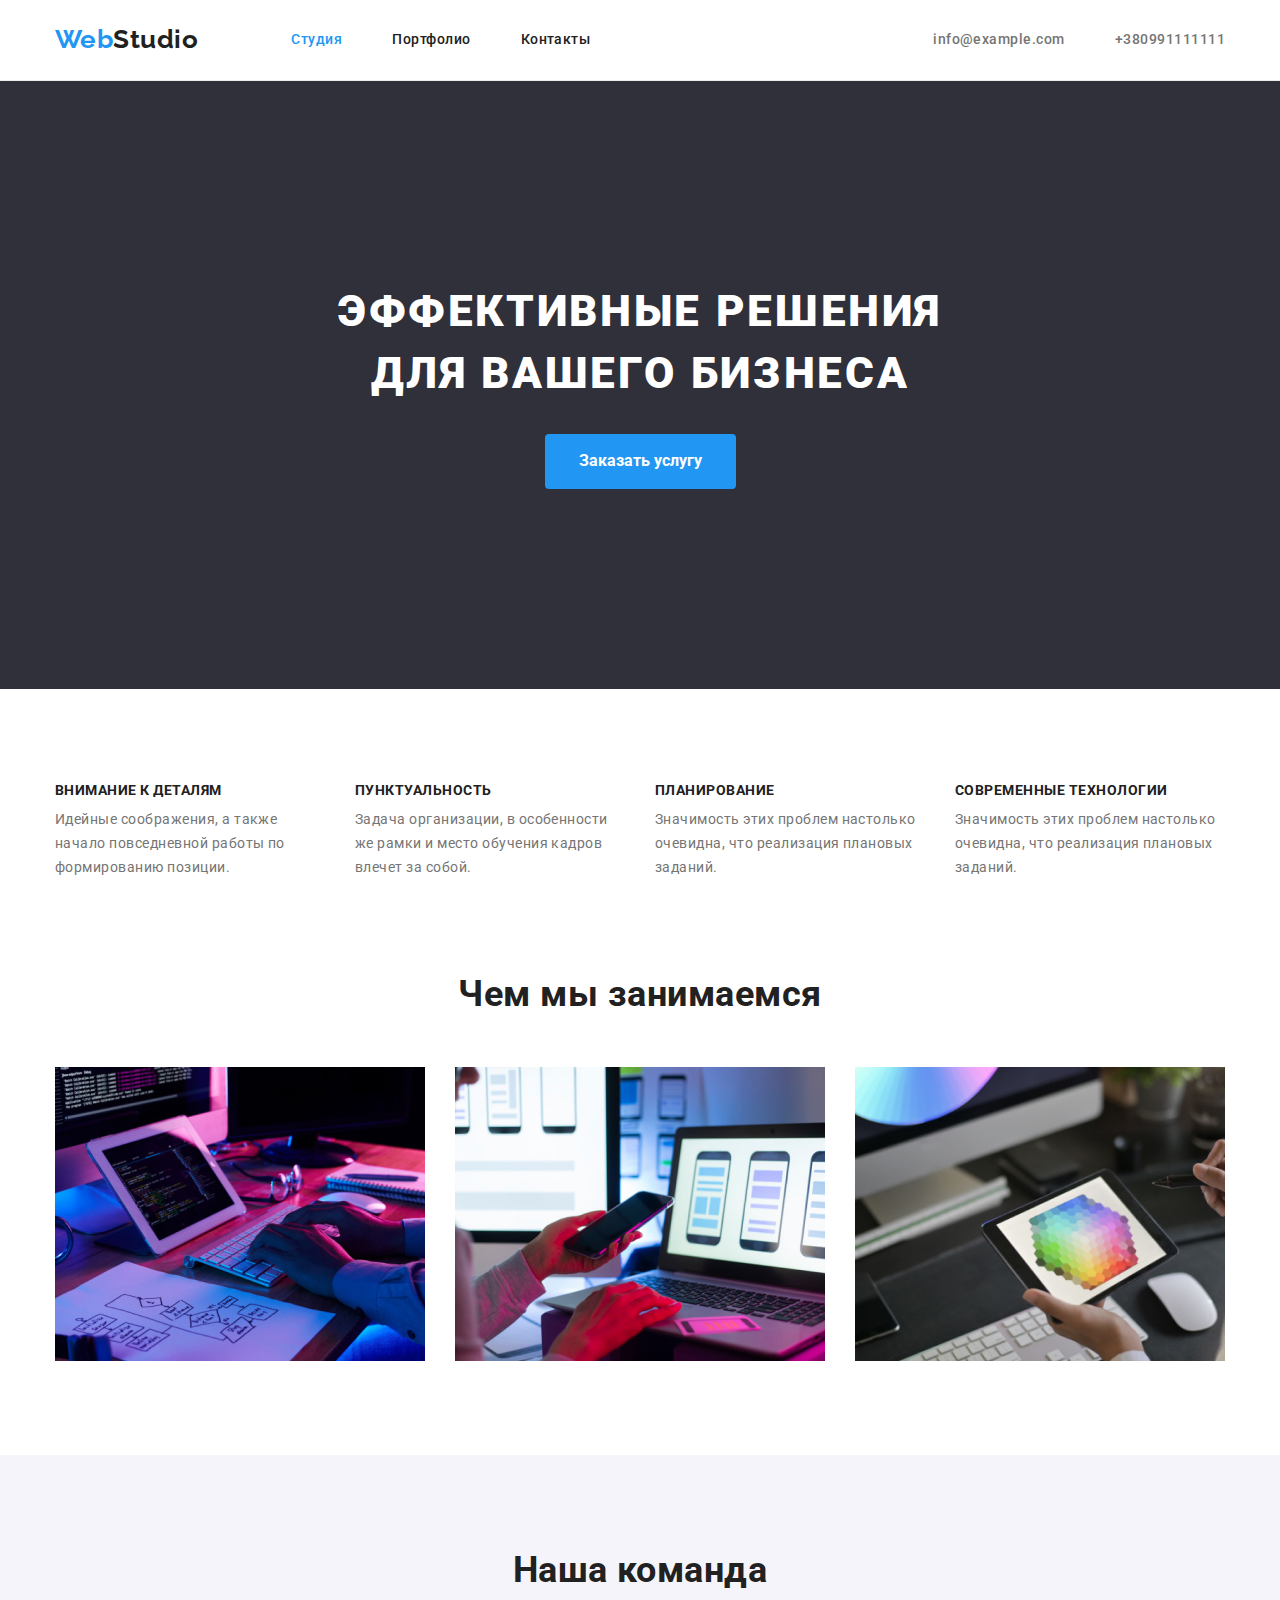
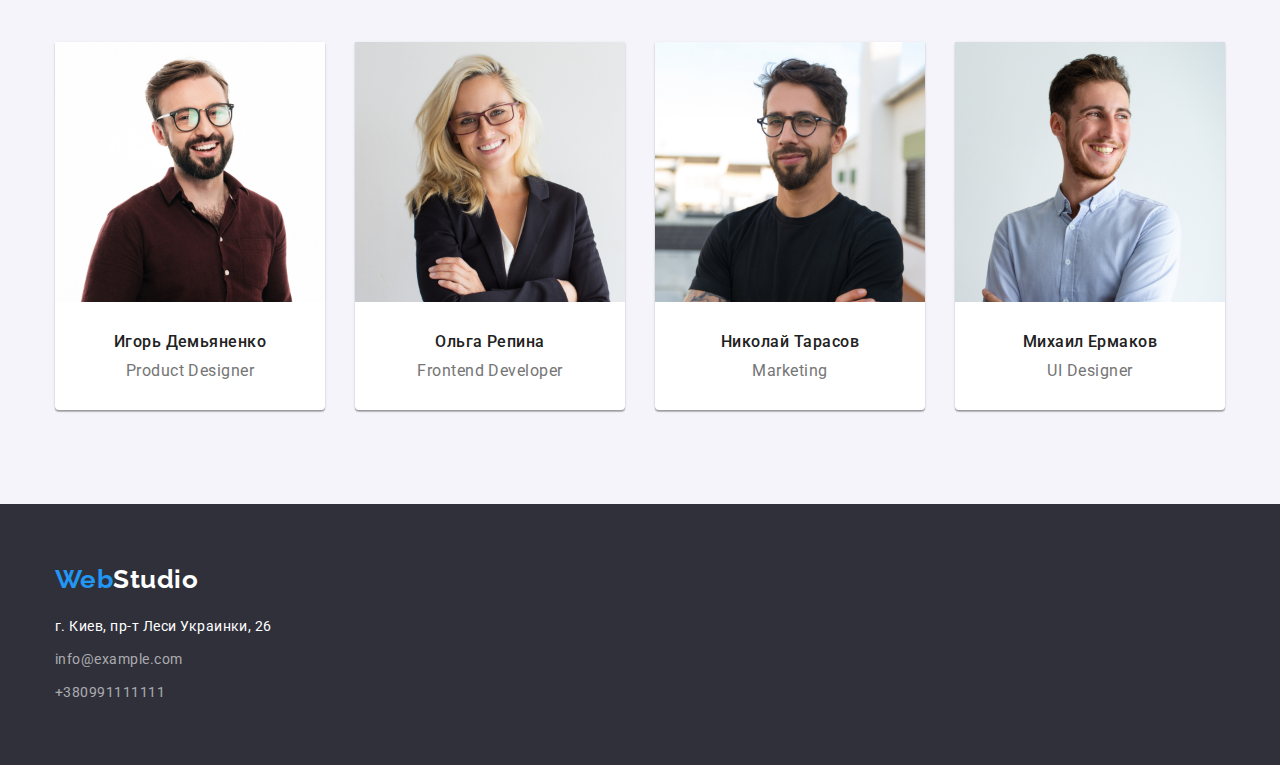
<file: index.html>
<!DOCTYPE html>
<html lang="en">
  <head>
    <meta charset="UTF-8" />
    <meta http-equiv="X-UA-Compatible" content="IE=edge" />
    <link rel="preconnect" href="https://fonts.googleapis.com" />
    <link rel="preconnect" href="https://fonts.gstatic.com" crossorigin />
    <meta name="viewport" content="width=device-width, initial-scale=1.0" />

    <link
      href="https://fonts.googleapis.com/css2?family=Raleway:wght@700&family=Roboto:wght@400;500;700;900&display=swap"
      rel="stylesheet"
    />
    <link
      rel="stylesheet"
      href="https://cdnjs.cloudflare.com/ajax/libs/modern-normalize/1.1.0/modern-normalize.min.css"
    />
    <link rel="stylesheet" href="./css/styles.css" />
    <title>WebStudio</title>
  </head>
  <body>
    <!-- Шапка сайта -->

    <header class="header">
      <div class="container header-flex">
        <nav class="main-nav">
          <a href="#hero" class="header-logo"
            >Web<span class="logo-accent">Studio</span></a
          >
          <ul class="nav-list list">
            <li class="item"><a href="" class="link studio">Студия</a></li>
            <li class="item">
              <a href="portfolio.html" class="link">Портфолио</a>
            </li>
            <li class="item"><a href="" class="link">Контакты</a></li>
          </ul>
        </nav>
        <ul class="contact-info list">
          <li class="item-contact">
            <a href="mailto:info@example.com" class="email">info@example.com</a>
          </li>
          <li class="item">
            <a href="tel:+80991111111" class="p-number">+380991111111</a>
          </li>
        </ul>
      </div>
    </header>
    <main>
      <!--Герой -->

      <section class="section hero">
        <div class="container">
          <h1 class="hero-title">
            Эффективные решения <br />для вашего бизнеса
          </h1>
          <button type="button" class="button-primary">Заказать услугу</button>
        </div>
      </section>
      <!-- Особенности 2   -->
      <section class="section activity">
        <div class="container">
          <h2 class="section-title-first">Особенности</h2>
          <ul class="feature-list list">
            <li class="feature-list-item">
              <h3 class="title">Внимание к деталям</h3>
              <p class="feature-text">
                Идейные соображения, а также начало повседневной работы по
                формированию позиции.
              </p>
            </li>
            <li class="feature-list-item">
              <h3 class="title">Пунктуальность</h3>
              <p class="feature-text">
                Задача организации, в особенности же рамки и место обучения
                кадров влечет за собой.
              </p>
            </li>
            <li class="feature-list-item">
              <h3 class="title">Планирование</h3>
              <p class="feature-text">
                Значимость этих проблем настолько очевидна, что реализация
                плановых заданий.
              </p>
            </li>
            <li class="feature-list-item">
              <h3 class="title">Современные технологии</h3>
              <p class="feature-text">
                Значимость этих проблем настолько очевидна, что реализация
                плановых заданий.
              </p>
            </li>
          </ul>
        </div>
      </section>

      <!-- Примеры  3 -->

      <section class="section no-padding">
        <div class="container">
          <h2 class="section-title">Чем мы занимаемся</h2>
          <ul class="work-list list">
            <li class="work-name">
              <img
                src="./images/section2_1.jpg"
                alt="photo1"
                width="370"
                height="294"
              />
            </li>
            <li class="work-name">
              <img
                src="./images/section2_2.jpg"
                alt="photo2"
                width="370"
                height="294"
              />
            </li>
            <li class="work-name">
              <img
                src="./images/section2_3.jpg"
                alt="photo3"
                width="370"
                height="294"
              />
            </li>
          </ul>
        </div>
      </section>

      <!-- Наша команда 4-->

      <section class="section team">
        <div class="container">
          <h2 class="section-title">Наша команда</h2>
          <ul class="team-list list">
            <li class="portfolio-list">
              <img
                src="./images/img.jpg"
                alt="photo_1"
                width="270"
                height="260"
                class="team-photo"
              />
              <div class="team-div">
                <h3 class="name">Игорь Демьяненко</h3>
                <p class="job-title">Product Designer</p>
              </div>
            </li>
            <li class="portfolio-list">
              <img
                src="./images/img1.jpg"
                alt="photo_2"
                width="270"
                height="260"
                class="team-photo"
              />
              <div class="team-div">
                <h3 class="name">Ольга Репина</h3>
                <p class="job-title">Frontend Developer</p>
              </div>
            </li>
            <li class="portfolio-list">
              <img
                src="./images/img2.jpg"
                alt="photo_3"
                width="270"
                height="260"
                class="team-photo"
              />
              <div class="team-div">
                <h3 class="name">Николай Тарасов</h3>
                <p class="job-title">Marketing</p>
              </div>
            </li>
            <li class="portfolio-list">
              <img
                src="./images/img3.jpg"
                alt="photo_4"
                width="270"
                height="260"
                class="team-photo"
              />
              <div class="team-div">
                <h3 class="name">Михаил Ермаков</h3>
                <p class="job-title">UI Designer</p>
              </div>
            </li>
          </ul>
        </div>
      </section>
    </main>
    <footer class="footer">
      <div class="container">
        <a href="#hero" class="logo-footer"
          >Web<span class="logo-accent-footer">Studio</span></a
        >
        <address>
          <ul class="contact-list">
            <li class="contact-list-item">г. Киев, пр-т Леси Украинки, 26</li>
            <li class="contact-list-item">
              <a href="mailto:info@example.com" class="footer-address">
                info@example.com
              </a>
            </li>
            <li class="contact-list-item phone">
              <a href="tel:+80991111111" class="footer-address"
                >+380991111111</a
              >
            </li>
          </ul>
        </address>
      </div>
    </footer>
  </body>
</html>
</file>
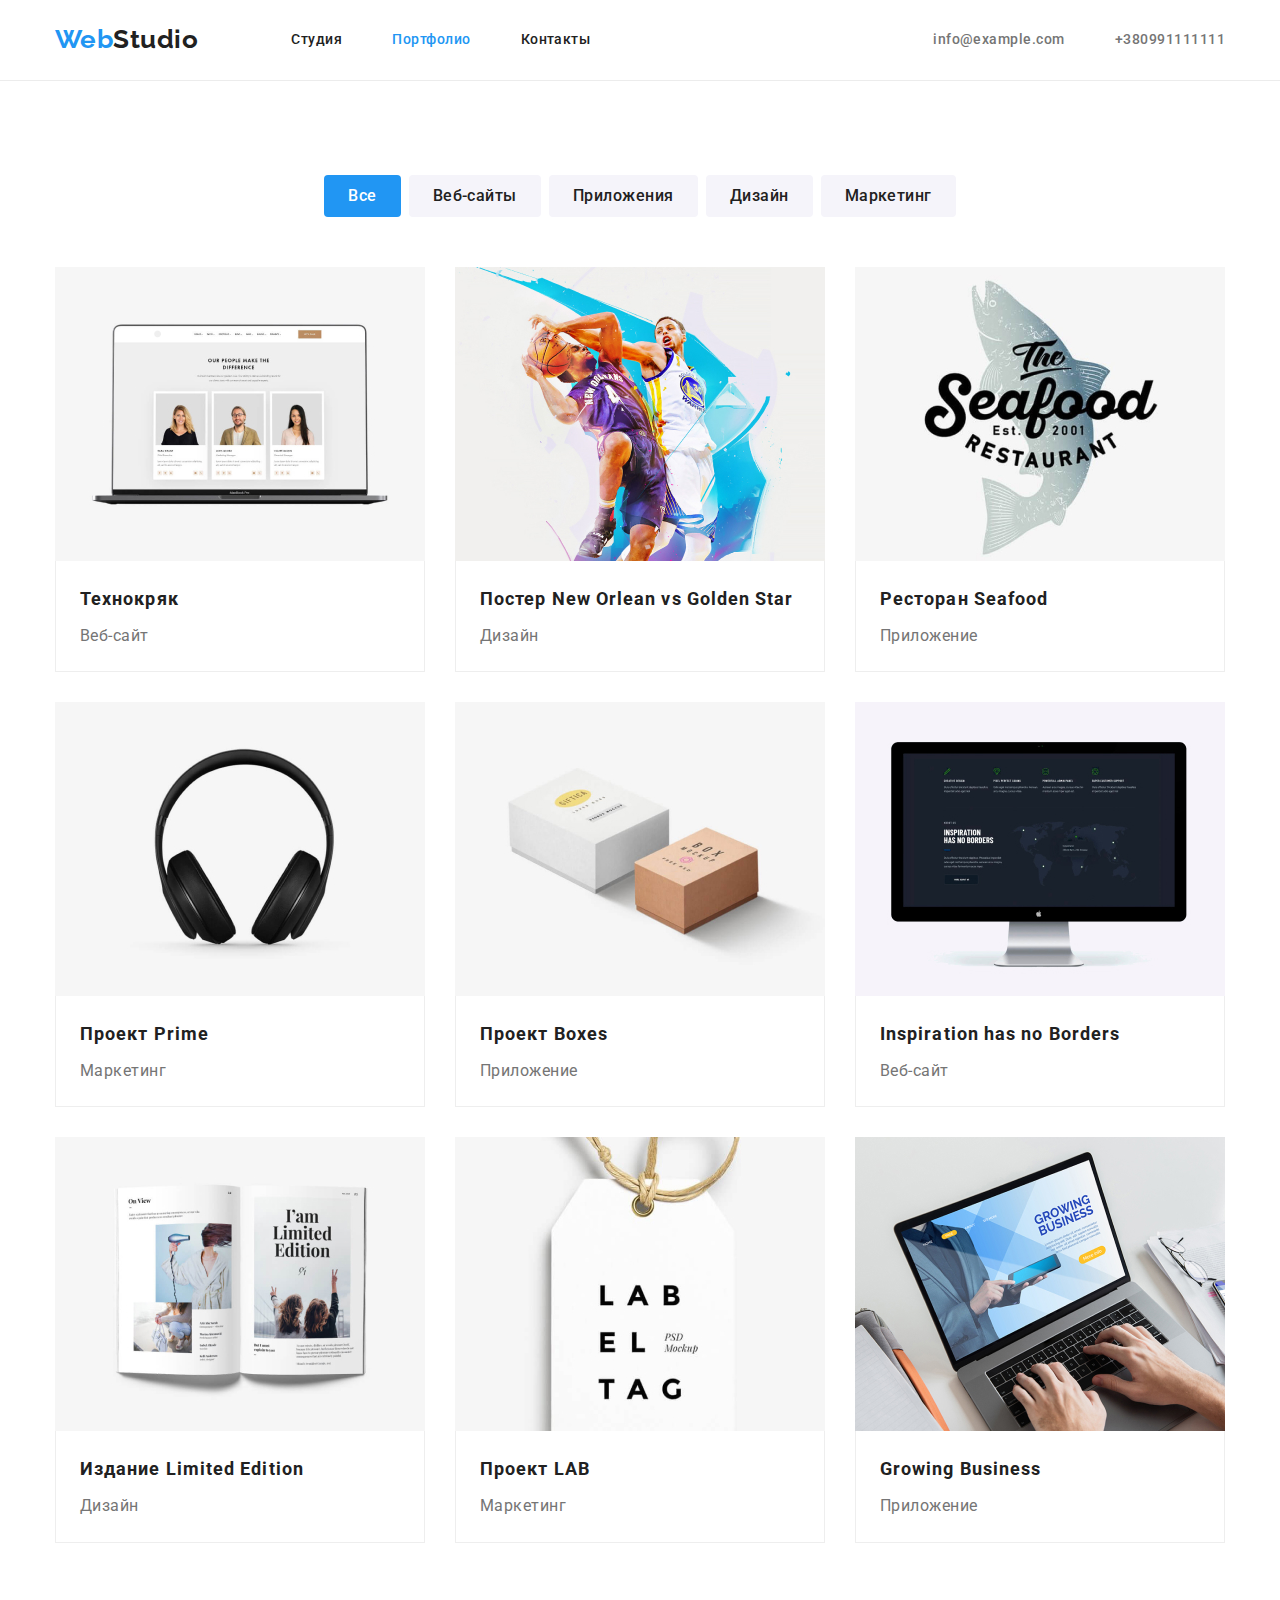
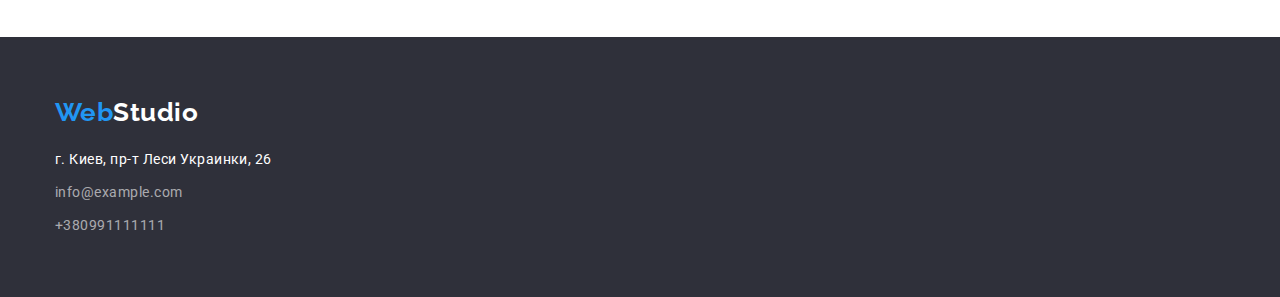
<file: portfolio.html>
<!DOCTYPE html>
<html lang="en">
  <head>
    <meta charset="UTF-8" />
    <meta http-equiv="X-UA-Compatible" content="IE=edge" />
    <link rel="preconnect" href="https://fonts.googleapis.com" />
    <link rel="preconnect" href="https://fonts.gstatic.com" crossorigin />
    <meta name="viewport" content="width=device-width, initial-scale=1.0" />
    <link
      href="https://fonts.googleapis.com/css2?family=Raleway:wght@700&family=Roboto:wght@400;500;700;900&display=swap"
      rel="stylesheet"
    />
    <link
      rel="stylesheet"
      href="https://cdnjs.cloudflare.com/ajax/libs/modern-normalize/1.1.0/modern-normalize.min.css"
    />
    <link rel="stylesheet" href="./css/styles.css" />
    <title>Document</title>
  </head>
  <body>
    <!-- Шапка сайта -->
    <header class="header">
      <div class="container header-flex">
        <nav class="main-nav">
          <a href="#hero" class="header-logo"
            >Web<span class="logo-accent">Studio</span></a
          >
          <ul class="nav-list list">
            <li class="item"><a href="index.html" class="link">Студия</a></li>
            <li class="item">
              <a href="" class="link studio">Портфолио</a>
            </li>
            <li class="item"><a href="" class="link">Контакты</a></li>
          </ul>
        </nav>
        <ul class="contact-info list">
          <li class="item-contact">
            <a href="mailto:info@example.com" class="email">info@example.com</a>
          </li>
          <li class="item">
            <a href="tel:+80991111111" class="p-number">+380991111111</a>
          </li>
        </ul>
      </div>
    </header>
    <main>
      <!--Портфолио-->
      <section class="section">
        <div class="container">
          <h2 class="section-title-first">Портфолио</h2>
          <ul class="button-list">
            <li class="button-list-item">
              <button type="button" class="button-portfolio all">Все</button>
            </li>
            <li class="button-list-item">
              <button type="button" class="button-portfolio">Веб-сайты</button>
            </li>
            <li class="button-list-item">
              <button type="button" class="button-portfolio">Приложения</button>
            </li>
            <li class="button-list-item">
              <button type="button" class="button-portfolio">Дизайн</button>
            </li>
            <li class="button-list-item">
              <button type="button" class="button-portfolio">Маркетинг</button>
            </li>
          </ul>
          <ul class="portfolio-introduction">
            <li class="portfolio-lists">
              <a href="" class="navigation-portfol">
                <img
                  src="./images/img_p_2_1.jpg"
                  alt="project_1"
                  width="370"
                  height="294"
                  class="project"
                />
                <div class="card-content">
                  <h3 class="project-name">Технокряк</h3>
                  <p class="project-text">Веб-сайт</p>
                </div>
              </a>
            </li>
            <li class="portfolio-lists">
              <a href="" class="navigation-portfol">
                <img
                  src="./images/img_p_2_2.jpg"
                  alt="project_2"
                  width="370"
                  height="294"
                  class="project-photo"
                />
                <div class="card-content">
                  <h3 class="project-name">Постер New Orlean vs Golden Star</h3>
                  <p class="project-text">Дизайн</p>
                </div>
              </a>
            </li>
            <li class="portfolio-lists">
              <a href="" class="navigation-portfol">
                <img
                  src="./images/img_p_2_3.jpg"
                  alt="project_3"
                  width="370"
                  height="294"
                  class="project-photo"
                />
                <div class="card-content">
                  <h3 class="project-name">Ресторан Seafood</h3>
                  <p class="project-text">Приложение</p>
                </div>
              </a>
            </li>
            <li class="portfolio-lists">
              <a href="" class="navigation-portfol">
                <img
                  src="./images/img_p_2_4.jpg"
                  alt="project_4"
                  width="370"
                  height="294"
                  class="project-photo"
                />
                <div class="card-content">
                  <h3 class="project-name">Проект Prime</h3>
                  <p class="project-text">Маркетинг</p>
                </div>
              </a>
            </li>
            <li class="portfolio-lists">
              <a href="" class="navigation-portfol">
                <img
                  src="./images/img_p_2_5.jpg"
                  alt="project_5"
                  width="370"
                  height="294"
                  class="project-photo"
                />
                <div class="card-content">
                  <h3 class="project-name">Проект Boxes</h3>
                  <p class="project-text">Приложение</p>
                </div>
              </a>
            </li>
            <li class="portfolio-lists">
              <a href="" class="navigation-portfol">
                <img
                  src="./images/img_p_2_6.jpg"
                  alt="project_6"
                  width="370"
                  height="294"
                  class="project-photo"
                />
                <div class="card-content">
                  <h3 class="project-name">Inspiration has no Borders</h3>
                  <p class="project-text">Веб-сайт</p>
                </div>
              </a>
            </li>
            <li class="portfolio-lists">
              <a href="" class="navigation-portfol">
                <img
                  src="./images/img_p_2_7.jpg"
                  alt="project_7"
                  width="370"
                  height="294"
                  class="project-photo"
                />
                <div class="card-content">
                  <h3 class="project-name">Издание Limited Edition</h3>
                  <p class="project-text">Дизайн</p>
                </div>
              </a>
            </li>
            <li class="portfolio-lists">
              <a href="" class="navigation-portfol">
                <img
                  src="./images/img_p_2_8.jpg"
                  alt="project_8"
                  width="370"
                  height="294"
                  class="project-photo"
                />
                <div class="card-content">
                  <h3 class="project-name">Проект LAB</h3>
                  <p class="project-text">Маркетинг</p>
                </div>
              </a>
            </li>
            <li class="portfolio-lists">
              <a href="" class="navigation-portfol">
                <img
                  src="./images/img_p_2_9.jpg"
                  alt="project_9"
                  width="370"
                  height="294"
                  class="project-photo"
                />
                <div class="card-content">
                  <h3 class="project-name">Growing Business</h3>
                  <p class="project-text">Приложение</p>
                </div>
              </a>
            </li>
          </ul>
        </div>
      </section>
    </main>
    <footer class="footer">
      <div class="container">
        <a href="#hero" class="logo-footer"
          >Web<span class="logo-accent-footer">Studio</span></a
        >
        <address>
          <ul class="contact-list">
            <li class="contact-list-item">г. Киев, пр-т Леси Украинки, 26</li>
            <li class="contact-list-item">
              <a href="mailto:info@example.com" class="footer-address">
                info@example.com
              </a>
            </li>
            <li class="contact-list-item phone">
              <a href="tel:+80991111111" class="footer-address"
                >+380991111111</a
              >
            </li>
          </ul>
        </address>
      </div>
    </footer>
  </body>
</html>
</file>
<file: css/styles.css>
:root {
  --text-title-color: #212121;
  --button-color: #2196f3;
  --text-color: #757575;
  --wight-text: #ffffff;
}
body {
  font-family: "Roboto", sans-serif;
  /* width: 1600px; */
  letter-spacing: 0.03em;
}
p,
h1,
h2,
h3,
p,
ul {
  margin: 0;
  padding: 0;
}
img {
  display: block;
}
.container {
  margin: 0 auto;
  padding: 0 15px;
  width: 1200px;
}
.section {
  padding: 94px 0;
}
.section.no-padding {
  padding: 0;
  padding-bottom: 94px;
}

/* Шапка */

.header {
  background-color: var(--wight-text);
  border-bottom: 1px solid #ececec;
  font-weight: 500;
  font-size: 14px;
  line-height: 1.14;
}
.header-flex {
  display: flex;
  text-align: center;
}
.main-nav {
  display: flex;
  margin-right: 0;
  margin-left: 0;
  text-align: center;
  margin-bottom: 0;
  align-items: center;
}
.header-logo {
  text-decoration: none;
  font-family: "Raleway", sans-serif;
  color: var(--button-color);
  font-weight: 700;
  font-size: 26px;
  line-height: 1.2;
  margin-top: 0;
  margin-bottom: 0;
  margin-right: 93px;
}
.logo-accent {
  color: var(--text-title-color);
}
.nav-list {
  color: var(--text-title-color);
  list-style: none;
  display: flex;
  margin: 0;
  padding-left: 0;
}
.item .link {
  text-decoration: none;
  display: block;
  padding: 32px 0;
  color: var(--text-title-color);
}
.item .studio {
  color: var(--button-color);
}
.item:not(:last-child) {
  margin-right: 50px;
}
.item .link:hover,
.item .link:focus {
  color: var(--button-color);
}
.contact-info {
  list-style: none;
  display: flex;
  margin-top: 0;
  margin-bottom: 0;
  margin-left: auto;
  padding-left: 0;
  align-items: center;
}
.item-contact {
  margin-right: 50px;
}
.item-contact:not(:last-child) {
  margin-right: 50px;
}
.email,
.p-number {
  text-decoration: none;
  color: var(--text-color);
}
.email:hover {
  color: var(--button-color);
}
.p-number {
  margin: 0;
}

.p-number:hover {
  color: var(--button-color);
}
/* Герой */

.section.hero {
  background-color: #2f303a;
  text-align: center;
  color: var(--wight-text);
  padding-top: 200px;
  padding-bottom: 200px;
}
.hero-title {
  margin-top: 0;
  font-weight: 900;
  margin-bottom: 30px;
  font-size: 44px;
  line-height: 1.4;
  letter-spacing: 0.06em;
  text-transform: uppercase;
}
.button-primary {
  padding: 10px 32px;
  border-radius: 4px;
  border-color: transparent;
  background-color: var(--button-color);
  color: var(--wight-text);
  font-weight: 700;
  font-size: 16px;
  line-height: 1.9;
  cursor: pointer;
  display: inline-block;
  min-width: 136px;
  margin-bottom: 0px;
}
.button-primary:focus,
.button-primary:hover {
  background-color: #188ce8;
  color: var(--wight-text);
}

/* Особенности */

.section-title-first {
  position: absolute;
  width: 1px;
  height: 1px;
  margin: -1px;
  border: 0;
  padding: 0;
  white-space: nowrap;
  overflow: hidden;
}
.feature-list {
  list-style: none;
  display: flex;
  margin: 0;
}
.feature-list-item {
  max-width: 270px;
}
.feature-list-item:not(:nth-child(1n + 4)) {
  margin-right: 30px;
}
.title {
  margin-bottom: 10px;
  color: var(--text-title-color);
  font-weight: 700;
  font-size: 14px;
  line-height: 1.1;
  margin-top: 0;
  padding-top: 0;

  text-transform: uppercase;
}
.feature-text {
  font-size: 14px;
  font-weight: 400;
  line-height: 1.7;
  color: var(--text-color);
  margin-top: 0;
  margin-bottom: 0;
}
/* Примеры работы */

.section-title {
  text-align: center;
  font-weight: 700;
  font-size: 36px;
  line-height: 1.2;
  color: var(--text-title-color);
  margin-top: 0;
  margin-bottom: 50px;
}
.work-list {
  list-style: none;
  margin-top: 0;
  margin-bottom: 0;
  padding-bottom: 0;
  display: flex;
}
.work-name {
  margin-bottom: 0;
  padding-bottom: 0;
}
.work-name:not(:nth-child(1n + 3)) {
  margin-right: 30px;
}
/* Наша команда  */

.section.team {
  background-color: #f5f4fa;
}

.team-list {
  list-style: none;
  display: flex;
}
.portfolio-list {
  margin-right: 30px;
  margin-bottom: 0;
  background-color: var(--wight-text);
  border-radius: 0px 0px 4px 4px;

  box-shadow: 0px 1px 3px rgba(0, 0, 0, 0.12), 0px 1px 1px rgba(0, 0, 0, 0.14),
    0px 2px 1px rgba(0, 0, 0, 0.2);
}
.portfolio-list:nth-child(4n) {
  margin-right: 0;
}
.team-div {
  padding-top: 30px;
  padding-bottom: 30px;
}
.name {
  color: var(--text-title-color);
  font-size: 16px;
  font-weight: 500;
  line-height: 1.2;
  text-align: center;
  margin-bottom: 10px;
  margin-top: 0;
}
.job-title {
  font-size: 16px;
  font-weight: 400;
  line-height: 1.2;
  color: var(--text-color);
  margin-top: 0;
  text-align: center;
}

/* Портфолио */

.header.portfolio {
  margin-bottom: 94px;
}
.link-portfolio {
  color: var(--button-color);
}
.email-portfolio {
  color: var(--text-color);
  text-decoration: none;
  font-style: normal;
  font-size: 14px;
  line-height: 1.1;
}
.email-portfolio:hover {
  color: var(--button-color);
}
/* Портфолио список*/
.portfolio {
  margin-bottom: 94px;
  margin-top: 0;
}
.button-list {
  list-style: none;
  display: flex;
  justify-content: center;
  margin-right: 0;
  margin-top: 0;
  margin-bottom: 50px;
}
.button-list-item {
  margin-right: 8px;
}
.button-list-item:nth-child(5n) {
  margin-right: 0;
}

.button-portfolio {
  padding: 6px 22px;
  border-radius: 4px;
  border-color: transparent;

  color: var(--text-title-color);
  background-color: #f5f4fa;
  font-weight: 500;
  font-size: 16px;
  line-height: 1.6;
  letter-spacing: 0.03em;
  cursor: pointer;
}
.all {
  color: var(--wight-text);
  background-color: var(--button-color);
}
.button-portfolio:hover,
.button-portfolio:focus {
  color: var(--wight-text);
  background-color: var(--button-color);
  box-shadow: 0px 3px 1px rgba(0, 0, 0, 0.1), 0px 1px 2px rgba(0, 0, 0, 0.08),
    0px 2px 2px rgba(0, 0, 0, 0.12);
}

/* Список  */

.portfolio-introduction {
  list-style: none;
  text-decoration: none;
  display: flex;
  flex-wrap: wrap;
  margin-right: 0;
  margin-left: 0;
  margin-bottom: 0;
  gap: 30px;
}
.portfolio-lists {
  font-size: 16px;
  line-height: 1.9;
  margin-left: 0;
  margin-top: 0;
  margin-bottom: 0;
}
.portfolio-lists:nth-child(3n) {
  margin-right: 0;
}
.portfolio-title {
  font-size: 36px;
  font-weight: 700;
  line-height: 1.2;
  color: var(--text-title-color);
}
.flax-container {
  display: flex;
  flex-wrap: wrap;
}
.navigation-portfol {
  text-decoration: none;
  width: 370px;
  margin-bottom: 20px;
  margin-top: 0;
  margin-right: 0;
}
.project {
  width: 370px;
  margin-bottom: 0;
}
.card-content {
  padding: 20px 24px;
  border: 1px solid #eeeeee;
  border-top: none;
}
.project-name {
  font-size: 18px;
  line-height: 2;
  font-weight: 700;
  letter-spacing: 0.06em;
  color: var(--text-title-color);
  margin-bottom: 4px;
  margin-top: 0;
}
.project-text {
  font-size: 16px;
  font-weight: 400;
  line-height: 1.9;
  letter-spacing: 0.03em;
  color: var(--text-color);
  margin-top: 0;
}
/* Футер */

.footer {
  background-color: #2f303a;
  margin: 0;
  padding-top: 60px;
  padding-bottom: 60px;
}
.logo-footer {
  text-decoration: none;
  font-family: "Raleway", sans-serif;
  color: var(--button-color);
  font-weight: 700;
  font-size: 26px;
  line-height: 1.2;
  display: block;
  margin-bottom: 20px;
}

.logo-accent-footer {
  color: var(--wight-text);
  font-weight: 700;
}
.contact-list {
  list-style: none;
  font-style: normal;
  font-weight: 400;
  font-size: 14px;
  line-height: 1.7;
  color: var(--wight-text);
  display: block;
}
.contact-list-item {
  margin-bottom: 9px;
}
.footer-address {
  color: rgba(255, 255, 255, 0.6);
  text-decoration: none;
  font-style: normal;
  display: block;
}
.contact-list-item.phone {
  margin-bottom: 0;
}
</file>
